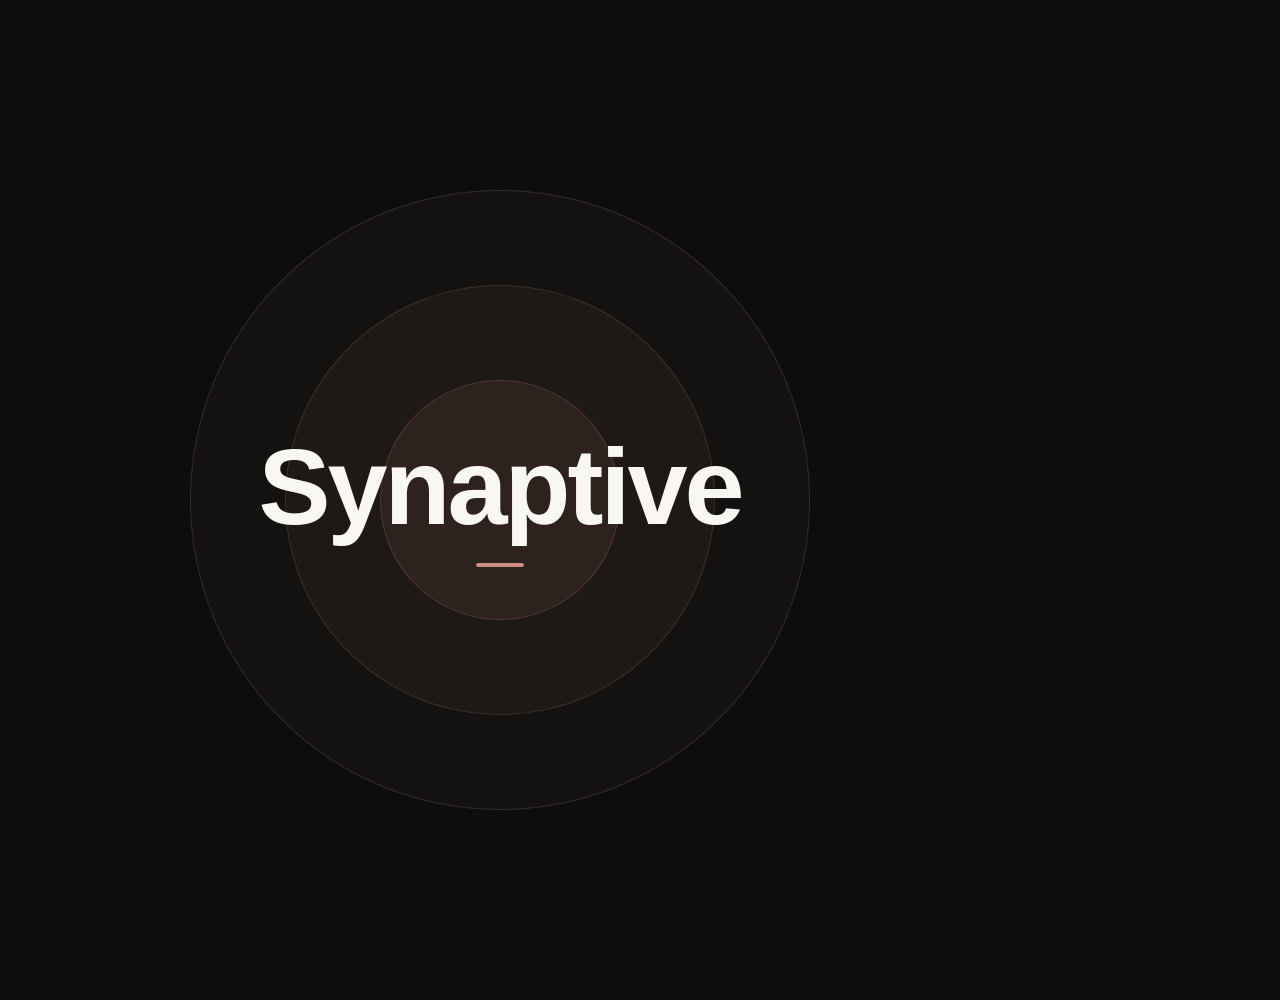
<file: logo_gen.html>
<!DOCTYPE html>
<html>
<head>
<meta charset="UTF-8">
<style>
  * { margin: 0; padding: 0; box-sizing: border-box; }
  html, body { width: 1000px; height: 1000px; background: #0D0D0D; }

  .canvas {
    width: 1000px;
    height: 1000px;
    background: #0D0D0D;
    display: flex;
    align-items: center;
    justify-content: center;
    position: relative;
    overflow: hidden;
  }

  /* Decorative rings — same as website hero */
  .ring {
    position: absolute;
    border-radius: 50%;
    border: 1px solid rgba(203, 142, 126, 0.18);
    pointer-events: none;
  }
  .ring-1 { width: 620px; height: 620px; background: rgba(203,142,126,0.04); }
  .ring-2 { width: 430px; height: 430px; background: rgba(203,142,126,0.06); }
  .ring-3 { width: 240px; height: 240px; background: rgba(203,142,126,0.09); }

  .wordmark {
    position: relative;
    z-index: 2;
    text-align: center;
  }

  .wordmark span {
    font-family: 'Inter', 'Helvetica Neue', Arial, sans-serif;
    font-weight: 700;
    font-size: 108px;
    letter-spacing: -3px;
    color: #F9F7F4;
    display: block;
    line-height: 1;
  }

  .accent-bar {
    width: 48px;
    height: 4px;
    background: #CB8E7E;
    border-radius: 2px;
    margin: 22px auto 0;
  }
</style>
</head>
<body>
  <div class="canvas">
    <div class="ring ring-1"></div>
    <div class="ring ring-2"></div>
    <div class="ring ring-3"></div>
    <div class="wordmark">
      <span>Synaptive</span>
      <div class="accent-bar"></div>
    </div>
  </div>
</body>
</html>
</file>
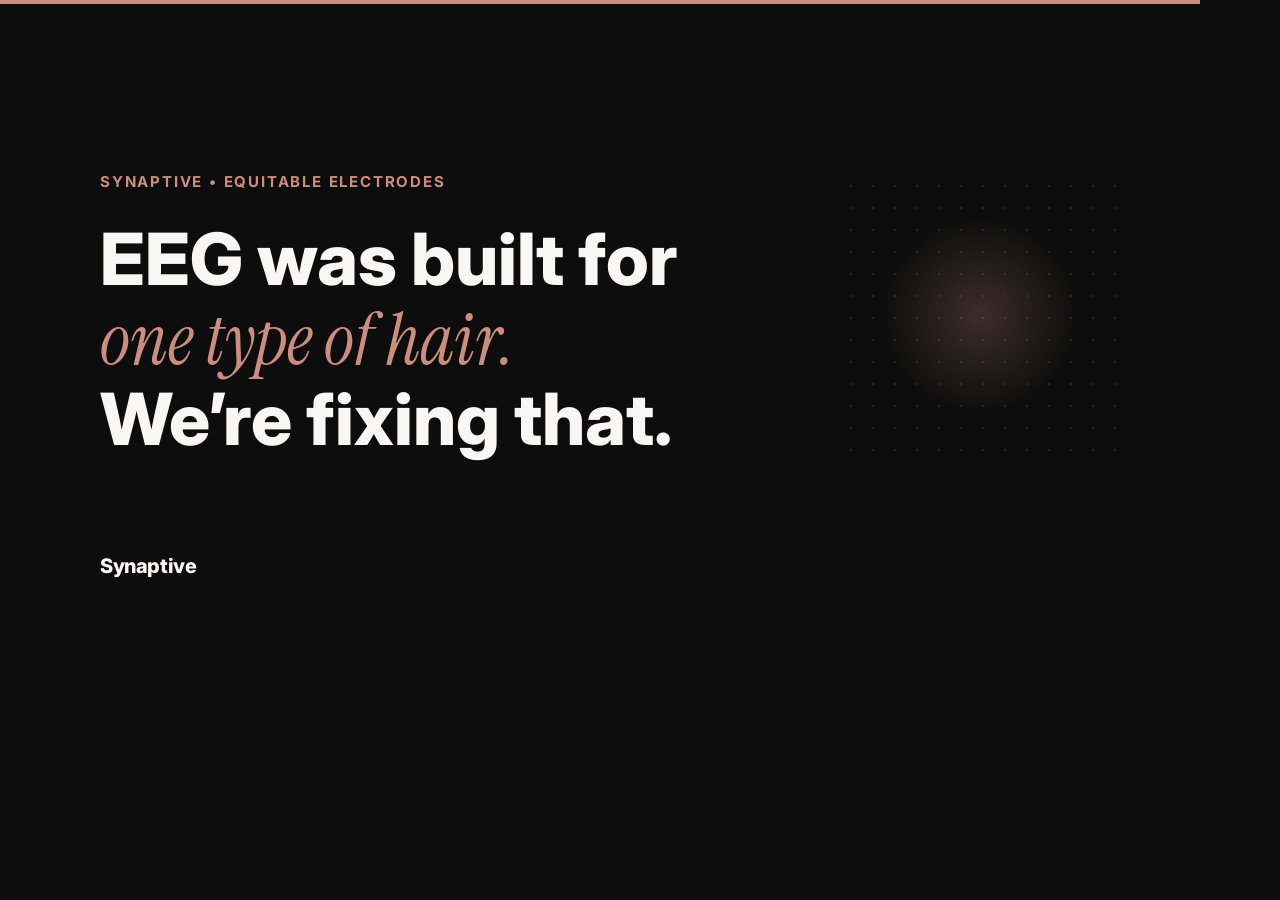
<file: og-render.html>
<!DOCTYPE html>
<html>
<head>
<meta charset="UTF-8">
<link href="https://fonts.googleapis.com/css2?family=Inter:wght@400;700;800&family=Instrument+Serif:ital@0;1&display=swap" rel="stylesheet">
<style>
  * { margin: 0; padding: 0; box-sizing: border-box; }
  html, body { width: 1200px; height: 630px; overflow: hidden; background: #0D0D0D; }
  .card {
    width: 1200px;
    height: 630px;
    background: #0D0D0D;
    display: flex;
    flex-direction: column;
    justify-content: center;
    padding: 80px 100px;
    position: relative;
  }
  .card::before {
    content: '';
    position: absolute;
    top: 0; left: 0; right: 0;
    height: 4px;
    background: #cb8e7e;
  }
  .eyebrow {
    font-family: 'Inter', sans-serif;
    font-size: 15px;
    font-weight: 700;
    letter-spacing: 0.12em;
    text-transform: uppercase;
    color: #cb8e7e;
    margin-bottom: 28px;
  }
  .headline {
    font-family: 'Inter', sans-serif;
    font-size: 72px;
    font-weight: 800;
    color: #F9F7F4;
    line-height: 1.1;
    margin-bottom: 0;
  }
  .headline em {
    font-family: 'Instrument Serif', serif;
    font-style: italic;
    font-weight: 400;
    color: #cb8e7e;
  }
  .brand {
    position: absolute;
    bottom: 52px;
    left: 100px;
    font-family: 'Inter', sans-serif;
    font-size: 20px;
    font-weight: 800;
    color: #F9F7F4;
    letter-spacing: -0.02em;
  }
  .brand span {
    color: #cb8e7e;
    font-weight: 400;
    font-size: 14px;
    margin-left: 12px;
    letter-spacing: 0.05em;
    text-transform: uppercase;
    font-family: 'Inter', sans-serif;
  }
  .dot-grid {
    position: absolute;
    right: 80px;
    top: 50%;
    transform: translateY(-50%);
    width: 280px;
    height: 280px;
    background-image: radial-gradient(circle, rgba(203,142,126,0.3) 1.5px, transparent 1.5px);
    background-size: 22px 22px;
    opacity: 0.5;
  }
  .glow {
    position: absolute;
    right: 120px;
    top: 50%;
    transform: translateY(-50%);
    width: 200px;
    height: 200px;
    border-radius: 50%;
    background: radial-gradient(circle, rgba(203,142,126,0.25) 0%, transparent 70%);
  }
</style>
</head>
<body>
  <div class="card">
    <div class="dot-grid"></div>
    <div class="glow"></div>
    <p class="eyebrow">Synaptive &bull; Equitable Electrodes</p>
    <h1 class="headline">
      EEG was built for<br>
      <em>one type of hair.</em><br>
      We&rsquo;re fixing that.
    </h1>
    <div class="brand">Synaptive</div>
  </div>
</body>
</html>
</file>
